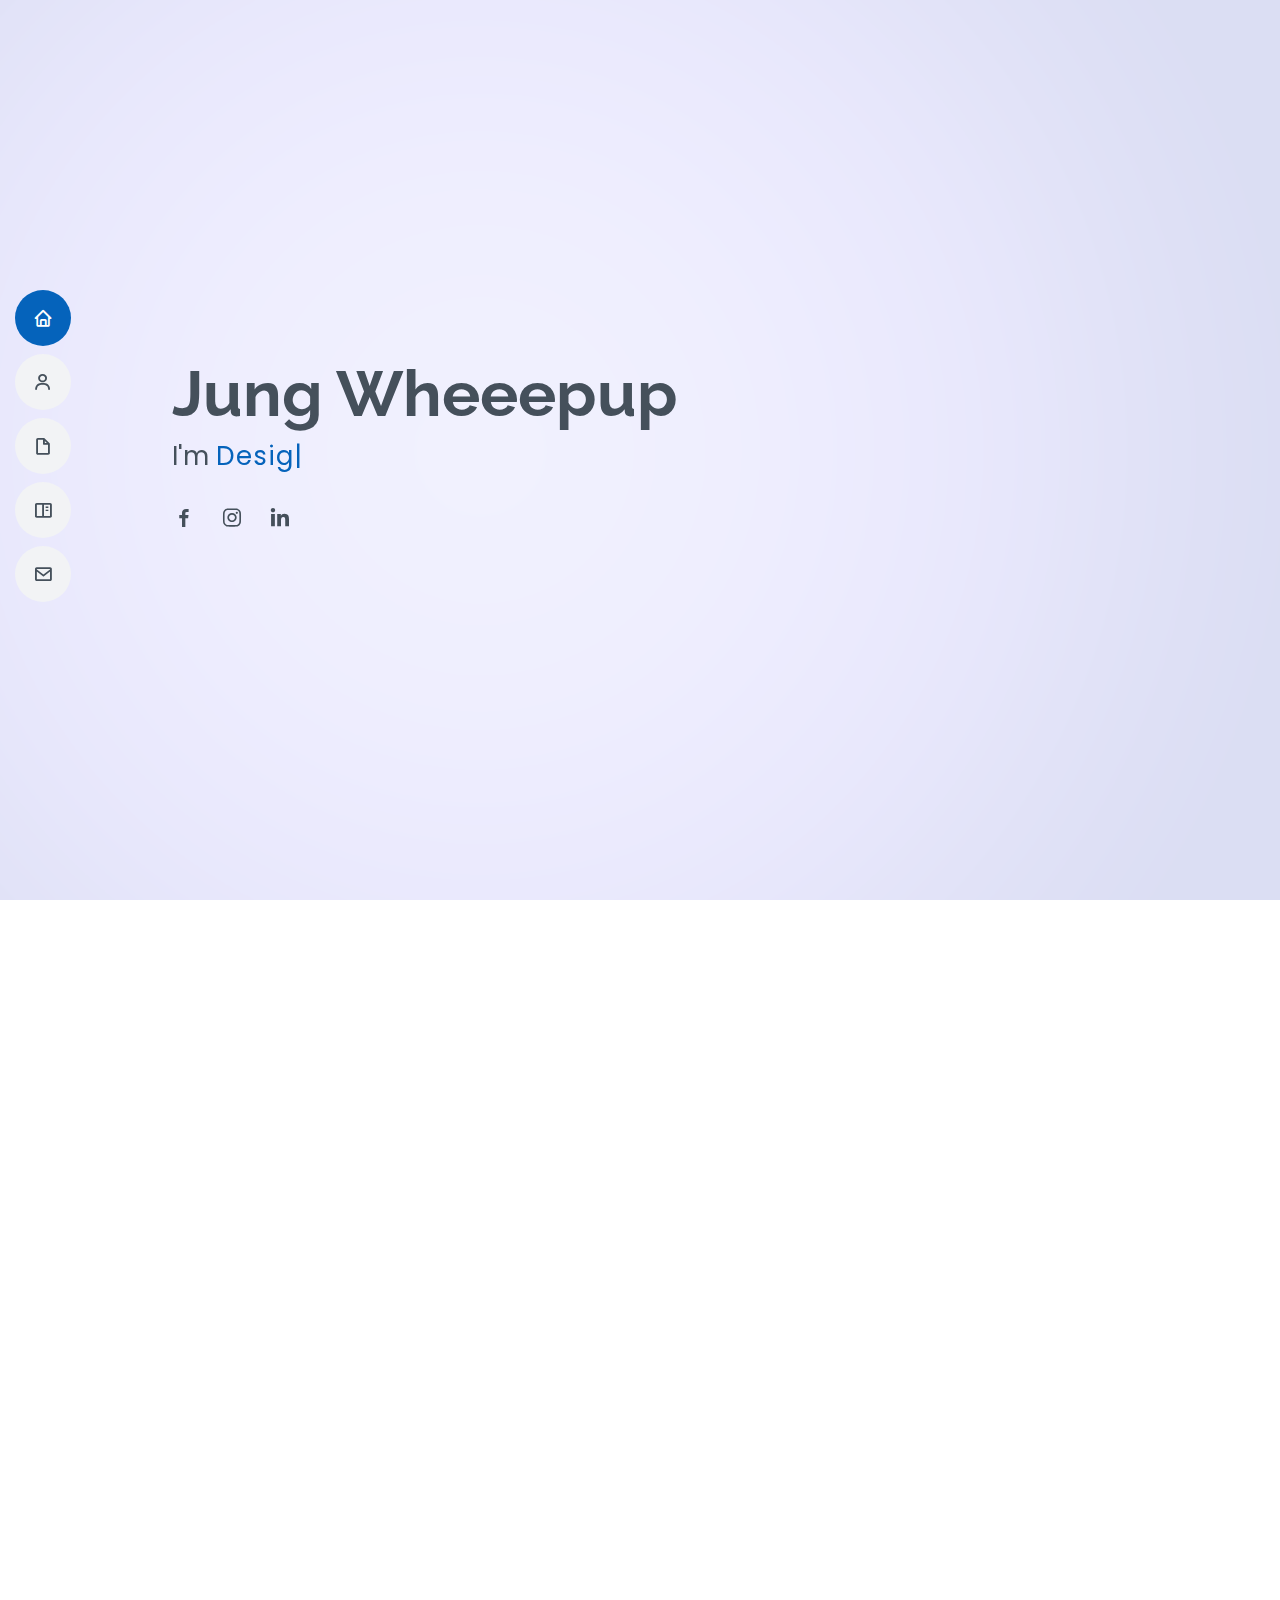
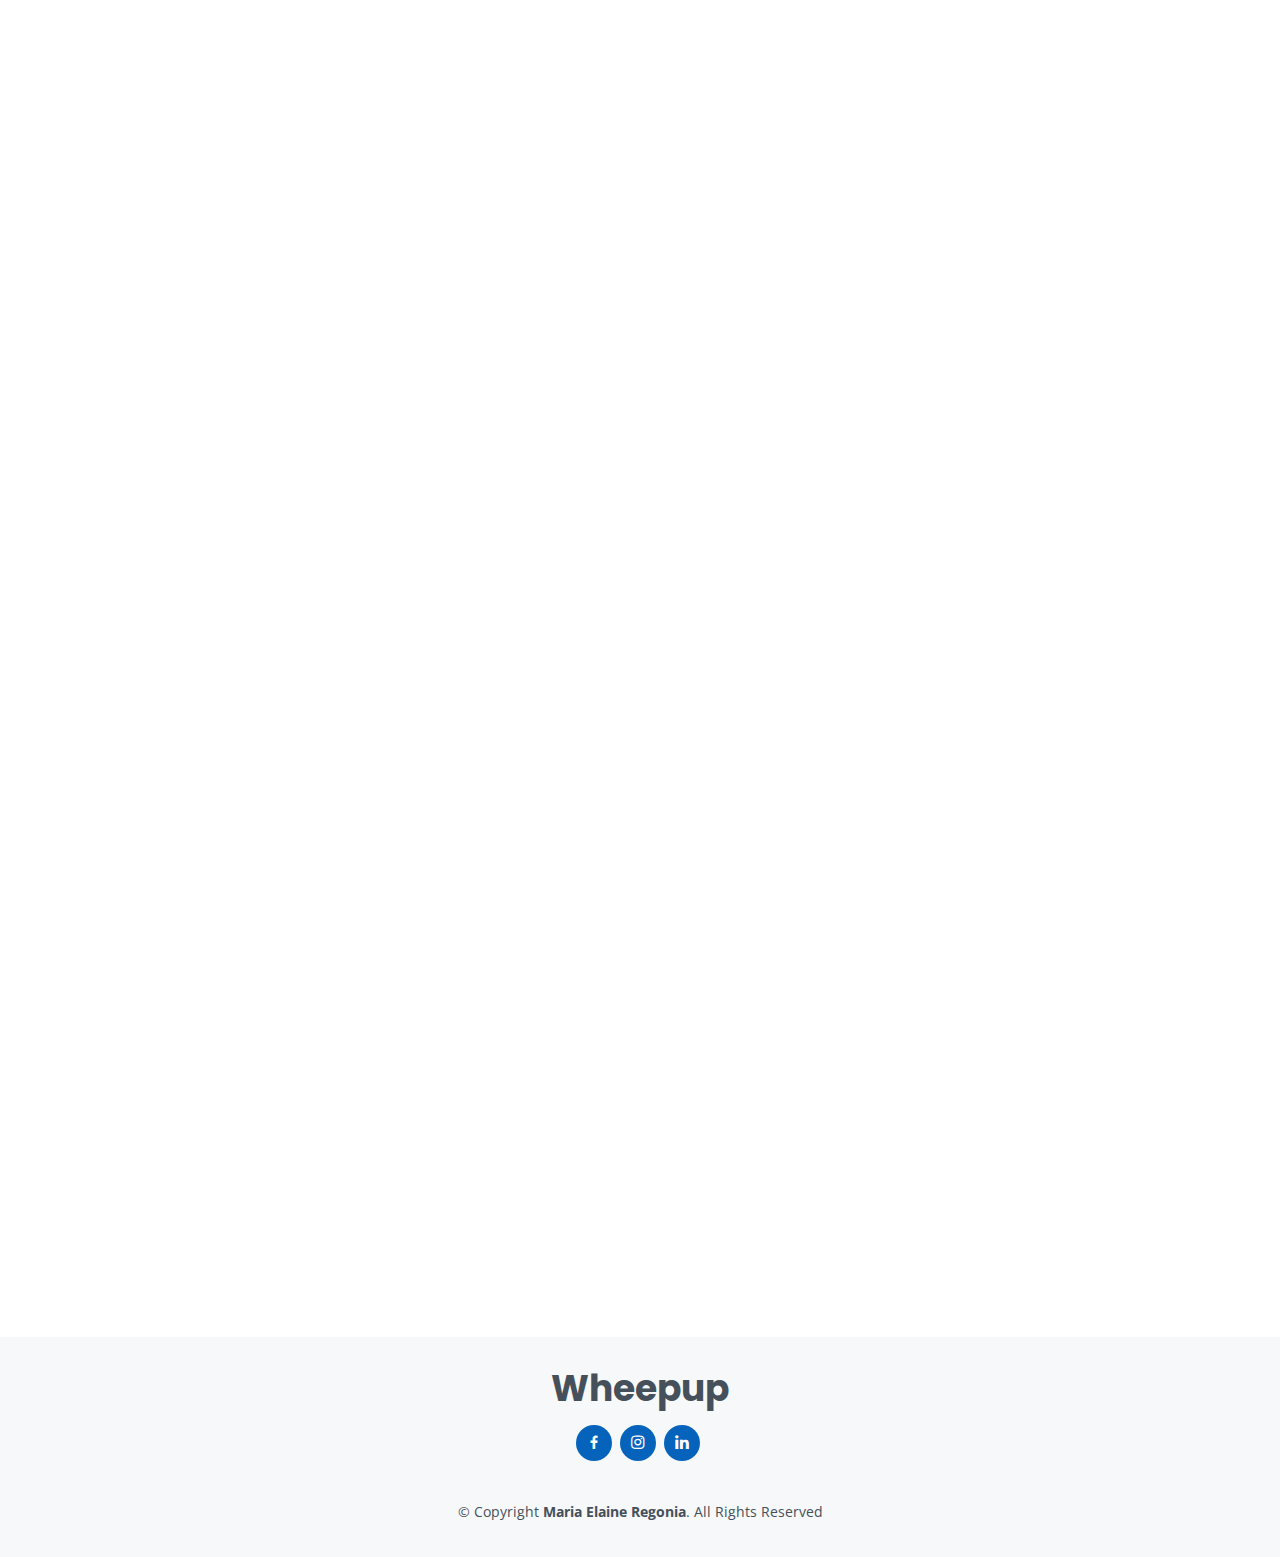
<file: index.html>
<!DOCTYPE html>
<html lang="en">

<head>
  <meta charset="utf-8">
  <meta content="width=device-width, initial-scale=1.0" name="viewport">

  <title>Wheepup</title>
  <meta content="" name="description">
  <meta content="" name="keywords">

  <!-- Favicons -->
  <!-- <link href="assets/img/favicon.png" rel="icon"> -->
  <link href="assets/img/apple-touch-icon.png" rel="apple-touch-icon">

  <!-- Google Fonts -->
  <link href="https://fonts.googleapis.com/css?family=Open+Sans:300,300i,400,400i,600,600i,700,700i|Raleway:300,300i,400,400i,500,500i,600,600i,700,700i|Poppins:300,300i,400,400i,500,500i,600,600i,700,700i" rel="stylesheet">

  <!-- Vendor CSS Files -->
  <link href="assets/vendor/aos/aos.css" rel="stylesheet">
  <link href="assets/vendor/bootstrap/css/bootstrap.min.css" rel="stylesheet">
  <link href="assets/vendor/bootstrap-icons/bootstrap-icons.css" rel="stylesheet">
  <link href="assets/vendor/boxicons/css/boxicons.min.css" rel="stylesheet">
  <link href="assets/vendor/glightbox/css/glightbox.min.css" rel="stylesheet">
  <link href="assets/vendor/swiper/swiper-bundle.min.css" rel="stylesheet">

  <!-- Template Main CSS File -->
  <link href="assets/css/style.css" rel="stylesheet">

</head>

<body>

  <!-- ======= Mobile nav toggle button ======= -->
  <!-- <button type="button" class="mobile-nav-toggle d-xl-none"><i class="bi bi-list mobile-nav-toggle"></i></button> -->
  <i class="bi bi-list mobile-nav-toggle d-lg-none"></i>
  <!-- ======= Header ======= -->
  <header id="header" class="d-flex flex-column justify-content-center">

    <nav id="navbar" class="navbar nav-menu">
      <ul>
        <li><a href="#hero" class="nav-link scrollto active"><i class="bx bx-home"></i> <span>Home</span></a></li>
        <li><a href="#about" class="nav-link scrollto"><i class="bx bx-user"></i> <span>About</span></a></li>
        <li><a href="#resume" class="nav-link scrollto"><i class="bx bx-file-blank"></i> <span>Resume</span></a></li>
        <li><a href="#portfolio" class="nav-link scrollto"><i class="bx bx-book-content"></i> <span>Portfolio</span></a></li>
        <li><a href="#contact" class="nav-link scrollto"><i class="bx bx-envelope"></i> <span>Contact</span></a></li>
      </ul>
    </nav><!-- .nav-menu -->

  </header><!-- End Header -->

  <!-- ======= Hero Section ======= -->
  <section id="hero" class="d-flex flex-column justify-content-center">
    <div class="container" data-aos="zoom-in" data-aos-delay="100">
      <h1>Jung Wheeepup</h1>
      <p>I'm <span class="typed" data-typed-items="Designer, Developer"></span></p>
      <div class="social-links">
        <a href="https://www.facebook.com/regoniaelaine/" class="facebook"><i class="bx bxl-facebook"></i></a>
        <a href="https://www.instagram.com/elaineregonia/" class="instagram"><i class="bx bxl-instagram"></i></a>
        <a href="https://www.linkedin.com/in/maria-elaine-regonia-b93237285/" class="linkedin"><i class="bx bxl-linkedin"></i></a>
      </div>
    </div>
  </section><!-- End Hero -->

  <main id="main">

    <!-- ======= About Section ======= -->
    <section id="about" class="about">
      <div class="container" data-aos="fade-up">

        <div class="section-title">
          <h2>About</h2>
        </div>

        <div class="row">
          <div class="col-lg-4">
            <img src="assets/img/wheepup.png" class="img-fluid" alt="">
          </div>
          
          <div class="col-lg-8 pt-4 pt-lg-0 content">
            <h3>Programmer &amp; Web Developer.</h3>
            <div class="row">
              <div class="col-lg-6">
                <ul>
                  <li><i class="bi bi-chevron-right"></i> <strong>Birthday:</strong> <span>April 17, 1995</span></li>
                  <li><i class="bi bi-chevron-right"></i> <strong>Website:</strong> <span>https://wheeepup.github.io/My-Portfolio/</span></li>
                  <li><i class="bi bi-chevron-right"></i> <strong>Phone:</strong> <span>+63995 --- ----</span></li>
                  <li><i class="bi bi-chevron-right"></i> <strong>City:</strong> <span> City</span></li>
                </ul>
              </div>
              <div class="col-lg-6">
                <ul>
                  <li><i class="bi bi-chevron-right"></i> <strong>Age:</strong> <span>22</span></li>
                  <li><i class="bi bi-chevron-right"></i> <strong>Degree:</strong> <span>Bachelor</span></li>
                  <li><i class="bi bi-chevron-right"></i> <strong>Email:</strong> <span>wheeepup@gmail.com</span></li>
                </ul>
              </div>
            </div>
            <p>
              Hello, I'm a dedicated computer engineering student whose academic path has revolved around learning programming languages and developing software. I've worked hard to excel because I wanted to create innovative solutions. My portfolio depicts my journey by displaying the outcomes of my efforts, projects, and personal development. I'm honored to give you a glimpse into my evolving knowledge and dedication to exploring the possibilities of technology.
            </p>
          </div>
        </div>

      </div>
    </section><!-- End About Section -->

    <!-- ======= Skills Section ======= -->
    <section id="skills" class="skills section-bg">
      <div class="container" data-aos="fade-up">

        <div class="section-title">
          <h2>Skills</h2>
        </div>

        <div class="row skills-content">

          <div class="col-lg-6">

            <div class="progress">
              <span class="skill">HTML <i class="val">90%</i></span>
              <div class="progress-bar-wrap">
                <div class="progress-bar" role="progressbar" aria-valuenow="90" aria-valuemin="0" aria-valuemax="100"></div>
              </div>
            </div>

            <div class="progress">
              <span class="skill">CSS <i class="val">80%</i></span>
              <div class="progress-bar-wrap">
                <div class="progress-bar" role="progressbar" aria-valuenow="80" aria-valuemin="0" aria-valuemax="100"></div>
              </div>
            </div>

            <div class="progress">
              <span class="skill">JavaScript <i class="val">50%</i></span>
              <div class="progress-bar-wrap">
                <div class="progress-bar" role="progressbar" aria-valuenow="50" aria-valuemin="0" aria-valuemax="100"></div>
              </div>
            </div>

          </div>

          <div class="col-lg-6">

            <div class="progress">
              <span class="skill">PHP <i class="val">50%</i></span>
              <div class="progress-bar-wrap">
                <div class="progress-bar" role="progressbar" aria-valuenow="50" aria-valuemin="0" aria-valuemax="100"></div>
              </div>
            </div>

            <div class="progress">
              <span class="skill">C++ <i class="val">85%</i></span>
              <div class="progress-bar-wrap">
                <div class="progress-bar" role="progressbar" aria-valuenow="85" aria-valuemin="0" aria-valuemax="100"></div>
              </div>
            </div>

            <div class="progress">
              <span class="skill">Python <i class="val">50%</i></span>
              <div class="progress-bar-wrap">
                <div class="progress-bar" role="progressbar" aria-valuenow="50" aria-valuemin="0" aria-valuemax="100"></div>
              </div>
            </div>

          </div>

        </div>

      </div>
    </section><!-- End Skills Section -->

    <!-- ======= Resume Section ======= -->
    <section id="resume" class="resume">
      <div class="container" data-aos="fade-up">

        <div class="section-title">
          <h2>Resume</h2>
        </div>

        <div class="row">
          <div class="col-lg-6">
            <h3 class="resume-title">Sumary</h3>
            <div class="resume-item pb-0">
              <h4>Wheepup</h4>
              <p><em>Skilled computer engineering student with broad
                knowledge in systems, programming, and prototypes.
                Seeking role to contribute and learn in innovative
                projects.</em></p>
              <ul>
                <li>Pasig City, Metro Manila, Philippines</li>
                <li>+63995 --- ----</li>
                <li>wheeepup@gmail.com</li>
              </ul>
            </div>

            <h3 class="resume-title">Education</h3>
            <div class="resume-item">
              <h4>Sakura University</h4>
              <h5>2019 - Present</h5>
              <p><em>Osaka Campus</em></p>
              <p>Bachelor of Science in Computer Engineering</p>
            </div>
            <div class="resume-item">
              <h4>World Wide Colleges</h4>
              <h5>2010 - 2014</h5>
              <p><em>Osaka City Campus</em></p>
              <p>With Honor</p>
            </div>
          </div>
          <div class="col-lg-6">
            <h3 class="resume-title">Project Experience</h3>
            <div class="resume-item">
              <h4>AIoTClaimMe: An AI Lost and Found Station Hub with IOT/Website
                Application in RTU Pasig Campus</h4>
              <h5>2023 - Present</h5>
              <ul>
                <li>A system that includes a Kiosk with AI for communicating with users and
                  IoT for administrators to monitor what is going on with this stand-alone
                  device.</li>
                <li>Test, fix, and install components and wire connection for the final hardware
                  prototype design.</li>
                <li>We used Raspberry Pi 4 as the main board for this system.</li>
              </ul>
            </div>
            <div class="resume-item">
              <h4>Smart Gardening System</h4>
              <h5>2022</h5>
              <ul>
                <li>NodeMCU connects microcontrollers to the Arduino Cloud for IoT control
                  and monitoring, whereas the Arduino Mega acts as an offline controller,
                  allowing both online and offline device settings.</li>
                <li>Powered by Solar Energy, Solar Panel with 200ah battery.</li>
              </ul>
            </div>
            <div class="resume-item">
              <h4>Home Automation System using Arduino Uno</h4>
              <h5>2022</h5>
              <ul>
                <li>Modify and debug C++ sketch for the system functions on Arduino IDE</li>
                <li>Test, fix, and install components and wire connection for the final hardware
                  prototype design.</li>
              </ul>
            </div>
            <div class="resume-item">
              <h4>Resort Website Application</h4>
              <h5>2022</h5>
              <ul>
                <li>Test and Modify HTML and PHP code for minor errors on visual and final
                  design.</li>
                <li>Used JavaScript to make web pages interactive.</li>
                <li>Planning and documentation for the system</li>
              </ul>
            </div>
          </div>
        </div>

      </div>
    </section><!-- End Resume Section -->

    <!-- ======= Portfolio Section ======= -->
    <section id="portfolio" class="portfolio section-bg">
      <div class="container" data-aos="fade-up">

        <div class="section-title">
          <h2>Portfolio</h2>
        </div>

        <div class="row">
          <div class="col-lg-12 d-flex justify-content-center" data-aos="fade-up" data-aos-delay="100">
            <ul id="portfolio-flters">
              <li data-filter="*" class="filter-active">All</li>
              <li data-filter=".filter-app">App</li>
              <li data-filter=".filter-web">Web</li>
              <li data-filter=".filter-arduino">Arduino</li>
              <li data-filter=".filter-sample">Sample</li>
            </ul>
          </div>
        </div>

        <div class="row portfolio-container" data-aos="fade-up" data-aos-delay="200">

          <div class="col-lg-4 col-md-6 portfolio-item filter-app">
            <div class="portfolio-wrap">
              <img src="assets/img/portfolio/orderingsystem-vb.jpg" class="img-fluid" alt="">
              <div class="portfolio-info">
                <h4>English Brunch Ordering System</h4>
                <p>App</p>
                <div class="portfolio-links">
                  <a href="assets/img/portfolio/orderingsystem-vb.jpg" data-gallery="portfolioGallery" class="portfolio-lightbox" title="App 1"><i class="bx bx-plus"></i></a>
                  <a href="portfolio-details-ordering.html" class="portfolio-details-lightbox" data-glightbox="type: external" title="Portfolio Details"><i class="bx bx-link"></i></a>
                </div>
              </div>
            </div>
          </div>

          <div class="col-lg-4 col-md-6 portfolio-item filter-web">
            <div class="portfolio-wrap">
              <img src="assets/img/portfolio/resort-website.jpg" class="img-fluid" alt="">
              <div class="portfolio-info">
                <h4>Resort Website Application</h4>
                <p>Web</p>
                <div class="portfolio-links">
                  <a href="assets/img/portfolio/resort-website.jpg" data-gallery="portfolioGallery" class="portfolio-lightbox" title="Web"><i class="bx bx-plus"></i></a>
                  <a href="https://resort-website-application.000webhostapp.com/index.php" class="portfolio-details-lightbox" data-glightbox="type: external" title="Portfolio Details"><i class="bx bx-link"></i></a>
                </div>
              </div>
            </div>
          </div>

          <div class="col-lg-4 col-md-6 portfolio-item filter-app">
            <div class="portfolio-wrap">
              <img src="assets/img/portfolio/salonmanagement.jpg" class="img-fluid" alt="">
              <div class="portfolio-info">
                <h4>Bellissima Salon Management System</h4>
                <p>App</p>
                <div class="portfolio-links">
                  <a href="assets/img/portfolio/salonmanagement.jpg" data-gallery="portfolioGallery" class="portfolio-lightbox" title="App"><i class="bx bx-plus"></i></a>
                  <a href="portfolio-details-salon.html" class="portfolio-details-lightbox" data-glightbox="type: external" title="Portfolio Details"><i class="bx bx-link"></i></a>
                </div>
              </div>
            </div>
          </div>

          <div class="col-lg-4 col-md-6 portfolio-item filter-arduino">
            <div class="portfolio-wrap">
              <img src="assets/img/portfolio/soil-details-2.jpg" class="img-fluid" alt="">
              <div class="portfolio-info">
                <h4>Soil Calibration Using Arduino</h4>
                <p>Arduino</p>
                <div class="portfolio-links">
                  <a href="assets/img/portfolio/soil-details-2.jpg" data-gallery="portfolioGallery" class="portfolio-lightbox" title="Arduino"><i class="bx bx-plus"></i></a>
                  <a href="portfolio-details-soil.html" class="portfolio-details-lightbox" data-glightbox="type: external" title="Portfolio Details"><i class="bx bx-link"></i></a>
                </div>
              </div>
            </div>
          </div>

          <div class="col-lg-4 col-md-6 portfolio-item filter-arduino">
            <div class="portfolio-wrap">
              <img src="assets/img/portfolio/home-details-1.jpg" class="img-fluid" alt="">
              <div class="portfolio-info">
                <h4>Home Automation System</h4>
                <p>Arduino</p>
                <div class="portfolio-links">
                  <a href="assets/img/portfolio/home-details-1.jpg" data-gallery="portfolioGallery" class="portfolio-lightbox" title="Arduino"><i class="bx bx-plus"></i></a>
                  <a href="portfolio-details-home.html" class="portfolio-details-lightbox" data-glightbox="type: external" title="Portfolio Details"><i class="bx bx-link"></i></a>
                </div>
              </div>
            </div>
          </div>

          <div class="col-lg-4 col-md-6 portfolio-item filter-sample">
            <div class="portfolio-wrap">
              <img src="assets/img/portfolio/weather-details-1.jpg" class="img-fluid" alt="">
              <div class="portfolio-info">
                <h4>Weather Application Website</h4>
                <p>Web Sample</p>
                <div class="portfolio-links">
                  <a href="assets/img/portfolio/weather-details-1.jpg" data-gallery="portfolioGallery" class="portfolio-lightbox" title="Web"><i class="bx bx-plus"></i></a>
                  <a href="portfolio-details-weather.html" class="portfolio-details-lightbox" data-glightbox="type: external" title="Portfolio Details"><i class="bx bx-link"></i></a>
                </div>
              </div>
            </div>
          </div>

        </div>

      </div>
    </section><!-- End Portfolio Section -->

    <!-- ======= Contact Section ======= -->
    <section id="contact" class="contact">
      <div class="container" data-aos="fade-up">

        <div class="section-title">
          <h2>Contact</h2>
        </div>

        <div class="row mt-1">

          <div class="col-lg-4">
            <div class="info">
              <div class="address">
                <i class="bi bi-geo-alt"></i>
                <h4>Location:</h4>
                <p>Pasig City, Metro Manila, Philippines</p>
              </div>

              <div class="email">
                <i class="bi bi-envelope"></i>
                <h4>Email:</h4>
                <p>wheeepupgmail.com</p>
              </div>

              <div class="phone">
                <i class="bi bi-phone"></i>
                <h4>Call:</h4>
                <p>+63995 957 3400</p>
              </div>

            </div>

          </div>

          <div class="col-lg-8 mt-5 mt-lg-0">

            <form action="https://formspree.io/f/xyyqezre" method="POST" role="form">
              <div class="row">
                <div class="col-md-6 form-group">
                  <input type="text" name="name" class="form-control" id="name" placeholder="Your Name" required>
                </div>
                <div class="col-md-6 form-group mt-3 mt-md-0">
                  <input type="email" class="form-control" name="email" id="email" placeholder="Your Email" required>
                </div>
              </div>
              <div class="form-group mt-3">
                <input type="text" class="form-control" name="subject" id="subject" placeholder="Subject" required>
              </div>
              <div class="form-group mt-3">
                <textarea class="form-control" name="message" rows="5" placeholder="Message" required></textarea>
              </div>

              <div class="text-center"><button type="submit">Send Message</button></div>
            </form>

          </div>

        </div>

      </div>
    </section><!-- End Contact Section -->

  </main><!-- End #main -->

  <!-- ======= Footer ======= -->
  <footer id="footer">
    <div class="container">
      <h3>Wheepup</h3>
      <div class="social-links">
        <a href="https://www.facebook.com/regoniaelaine/" class="facebook"><i class="bx bxl-facebook"></i></a>
        <a href="https://www.instagram.com/elaineregonia/" class="instagram"><i class="bx bxl-instagram"></i></a>
        <a href="https://www.linkedin.com/in/maria-elaine-regonia-b93237285/" class="linkedin"><i class="bx bxl-linkedin"></i></a>
      </div>
      <div class="copyright">
        &copy; Copyright <strong><span>Maria Elaine Regonia</span></strong>. All Rights Reserved
      </div>

    </div>
  </footer><!-- End Footer -->

  <div id="preloader"></div>
  <a href="#" class="back-to-top d-flex align-items-center justify-content-center"><i class="bi bi-arrow-up-short"></i></a>

  <!-- Vendor JS Files -->
  <script src="assets/vendor/purecounter/purecounter_vanilla.js"></script>
  <script src="assets/vendor/aos/aos.js"></script>
  <script src="assets/vendor/bootstrap/js/bootstrap.bundle.min.js"></script>
  <script src="assets/vendor/glightbox/js/glightbox.min.js"></script>
  <script src="assets/vendor/isotope-layout/isotope.pkgd.min.js"></script>
  <script src="assets/vendor/swiper/swiper-bundle.min.js"></script>
  <script src="assets/vendor/typed.js/typed.umd.js"></script>
  <script src="assets/vendor/waypoints/noframework.waypoints.js"></script>
  <script src="assets/vendor/php-email-form/validate.js"></script>

  <!-- Template Main JS File -->
  <script src="assets/js/main.js"></script>
  <script src="//code.tidio.co/rfmbmfcxp6mgoxmyqffn90xikmehafkt.js" async></script>
</body>

</html>
</file>
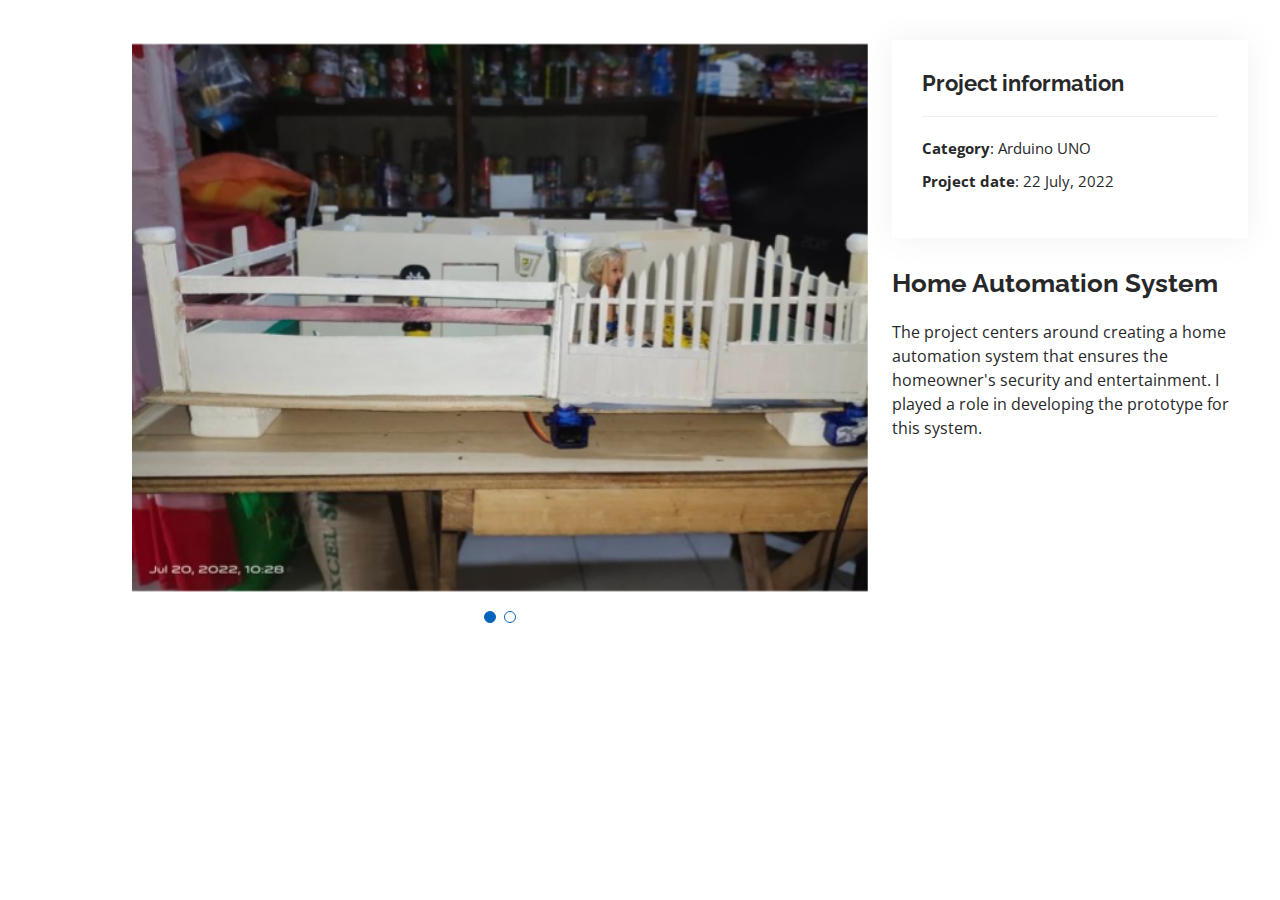
<file: portfolio-details-home.html>
<!DOCTYPE html>
<html lang="en">

<head>
  <meta charset="utf-8">
  <meta content="width=device-width, initial-scale=1.0" name="viewport">

  <title>Portfolio Details - Home Automation System</title>
  <meta content="" name="description">
  <meta content="" name="keywords">

  <!-- Favicons -->
  <link href="assets/img/favicon.png" rel="icon">
  <link href="assets/img/apple-touch-icon.png" rel="apple-touch-icon">

  <!-- Google Fonts -->
  <link href="https://fonts.googleapis.com/css?family=Open+Sans:300,300i,400,400i,600,600i,700,700i|Raleway:300,300i,400,400i,500,500i,600,600i,700,700i|Poppins:300,300i,400,400i,500,500i,600,600i,700,700i" rel="stylesheet">

  <!-- Vendor CSS Files -->
  <link href="assets/vendor/aos/aos.css" rel="stylesheet">
  <link href="assets/vendor/bootstrap/css/bootstrap.min.css" rel="stylesheet">
  <link href="assets/vendor/bootstrap-icons/bootstrap-icons.css" rel="stylesheet">
  <link href="assets/vendor/boxicons/css/boxicons.min.css" rel="stylesheet">
  <link href="assets/vendor/glightbox/css/glightbox.min.css" rel="stylesheet">
  <link href="assets/vendor/swiper/swiper-bundle.min.css" rel="stylesheet">

  <!-- Template Main CSS File -->
  <link href="assets/css/style.css" rel="stylesheet">

</head>

<body>

  <main id="main">

    <!-- ======= Portfolio Details Section ======= -->
    <section id="portfolio-details" class="portfolio-details">
      <div class="container">

        <div class="row gy-4">

          <div class="col-lg-8">
            <div class="portfolio-details-slider swiper">
              <div class="swiper-wrapper align-items-center">

                <div class="swiper-slide">
                  <img src="assets/img/portfolio/home-details-1.jpg" alt="">
                </div>

                <div class="swiper-slide">
                  <img src="assets/img/portfolio/home-details-2.jpg" alt="">
                </div>

              </div>
              <div class="swiper-pagination"></div>
            </div>
          </div>

          <div class="col-lg-4">
            <div class="portfolio-info">
              <h3>Project information</h3>
              <ul>
                <li><strong>Category</strong>: Arduino UNO</li>
                <li><strong>Project date</strong>: 22 July, 2022</li>
              </ul>
            </div>
            <div class="portfolio-description">
              <h2>Home Automation System</h2>
              <p>
                The project centers around creating a home automation system that ensures the homeowner's security and entertainment. I played a role in developing the prototype for this system.
              </p>
            </div>
          </div>

        </div>

      </div>
    </section><!-- End Portfolio Details Section -->

  </main><!-- End #main -->

  <div id="preloader"></div>
  <a href="#" class="back-to-top d-flex align-items-center justify-content-center"><i class="bi bi-arrow-up-short"></i></a>

  <!-- Vendor JS Files -->
  <script src="assets/vendor/purecounter/purecounter_vanilla.js"></script>
  <script src="assets/vendor/aos/aos.js"></script>
  <script src="assets/vendor/bootstrap/js/bootstrap.bundle.min.js"></script>
  <script src="assets/vendor/glightbox/js/glightbox.min.js"></script>
  <script src="assets/vendor/isotope-layout/isotope.pkgd.min.js"></script>
  <script src="assets/vendor/swiper/swiper-bundle.min.js"></script>
  <script src="assets/vendor/typed.js/typed.umd.js"></script>
  <script src="assets/vendor/waypoints/noframework.waypoints.js"></script>
  <script src="assets/vendor/php-email-form/validate.js"></script>

  <!-- Template Main JS File -->
  <script src="assets/js/main.js"></script>

</body>

</html>
</file>
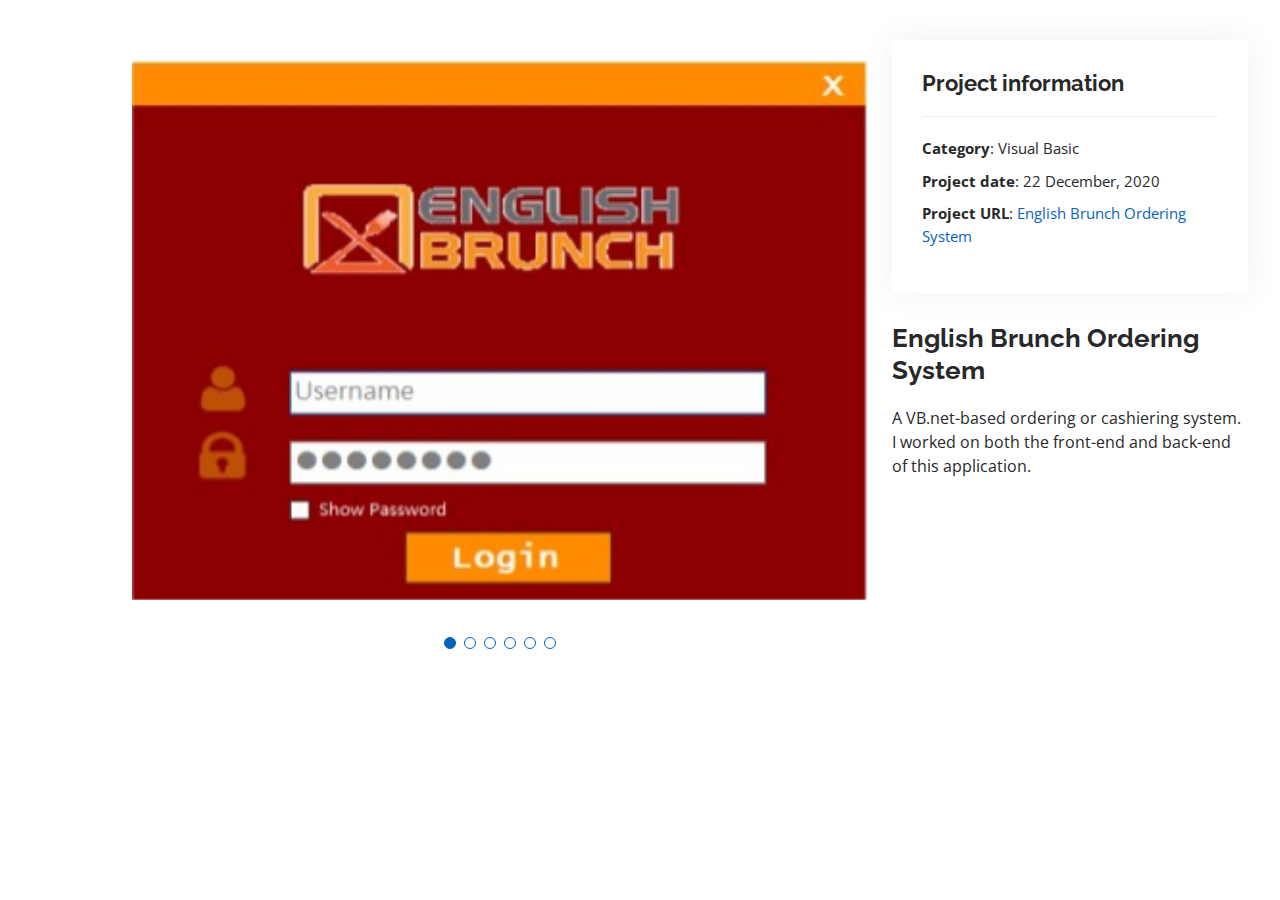
<file: portfolio-details-ordering.html>
<!DOCTYPE html>
<html lang="en">

<head>
  <meta charset="utf-8">
  <meta content="width=device-width, initial-scale=1.0" name="viewport">

  <title>Portfolio Details - Ordering System</title>
  <meta content="" name="description">
  <meta content="" name="keywords">

  <!-- Favicons -->
  <link href="assets/img/favicon.png" rel="icon">
  <link href="assets/img/apple-touch-icon.png" rel="apple-touch-icon">

  <!-- Google Fonts -->
  <link href="https://fonts.googleapis.com/css?family=Open+Sans:300,300i,400,400i,600,600i,700,700i|Raleway:300,300i,400,400i,500,500i,600,600i,700,700i|Poppins:300,300i,400,400i,500,500i,600,600i,700,700i" rel="stylesheet">

  <!-- Vendor CSS Files -->
  <link href="assets/vendor/aos/aos.css" rel="stylesheet">
  <link href="assets/vendor/bootstrap/css/bootstrap.min.css" rel="stylesheet">
  <link href="assets/vendor/bootstrap-icons/bootstrap-icons.css" rel="stylesheet">
  <link href="assets/vendor/boxicons/css/boxicons.min.css" rel="stylesheet">
  <link href="assets/vendor/glightbox/css/glightbox.min.css" rel="stylesheet">
  <link href="assets/vendor/swiper/swiper-bundle.min.css" rel="stylesheet">

  <!-- Template Main CSS File -->
  <link href="assets/css/style.css" rel="stylesheet">

</head>

<body>

  <main id="main">

    <!-- ======= Portfolio Details Section ======= -->
    <section id="portfolio-details" class="portfolio-details">
      <div class="container">

        <div class="row gy-4">

          <div class="col-lg-8">
            <div class="portfolio-details-slider swiper">
              <div class="swiper-wrapper align-items-center">

                <div class="swiper-slide">
                  <img src="assets/img/portfolio/ordering-details-1.jpg" alt="">
                </div>

                <div class="swiper-slide">
                  <img src="assets/img/portfolio/ordering-details-0.jpg" alt="">
                </div>

                <div class="swiper-slide">
                  <img src="assets/img/portfolio/ordering-details-2.jpg" alt="">
                </div>

                <div class="swiper-slide">
                  <img src="assets/img/portfolio/ordering-details-3.jpg" alt="">
                </div>

                <div class="swiper-slide">
                  <img src="assets/img/portfolio/ordering-details-5.jpg" alt="">
                </div>
                
                <div class="swiper-slide">
                  <img src="assets/img/portfolio/ordering-details-6.jpg" alt="">
                </div>

              </div>
              <div class="swiper-pagination"></div>
            </div>
          </div>

          <div class="col-lg-4">
            <div class="portfolio-info">
              <h3>Project information</h3>
              <ul>
                <li><strong>Category</strong>: Visual Basic</li>
                <li><strong>Project date</strong>: 22 December, 2020</li>
                <li><strong>Project URL</strong>: <a href="https://github.com/elaineregonia/English-Brunch">English Brunch Ordering System</a></li>
              </ul>
            </div>
            <div class="portfolio-description">
              <h2>English Brunch Ordering System</h2>
              <p>
                A VB.net-based ordering or cashiering system. I worked on both the front-end and back-end of this application.
              </p>
            </div>
          </div>

        </div>

      </div>
    </section><!-- End Portfolio Details Section -->

  </main><!-- End #main -->

  <div id="preloader"></div>
  <a href="#" class="back-to-top d-flex align-items-center justify-content-center"><i class="bi bi-arrow-up-short"></i></a>

  <!-- Vendor JS Files -->
  <script src="assets/vendor/purecounter/purecounter_vanilla.js"></script>
  <script src="assets/vendor/aos/aos.js"></script>
  <script src="assets/vendor/bootstrap/js/bootstrap.bundle.min.js"></script>
  <script src="assets/vendor/glightbox/js/glightbox.min.js"></script>
  <script src="assets/vendor/isotope-layout/isotope.pkgd.min.js"></script>
  <script src="assets/vendor/swiper/swiper-bundle.min.js"></script>
  <script src="assets/vendor/typed.js/typed.umd.js"></script>
  <script src="assets/vendor/waypoints/noframework.waypoints.js"></script>
  <script src="assets/vendor/php-email-form/validate.js"></script>

  <!-- Template Main JS File -->
  <script src="assets/js/main.js"></script>

</body>

</html>
</file>
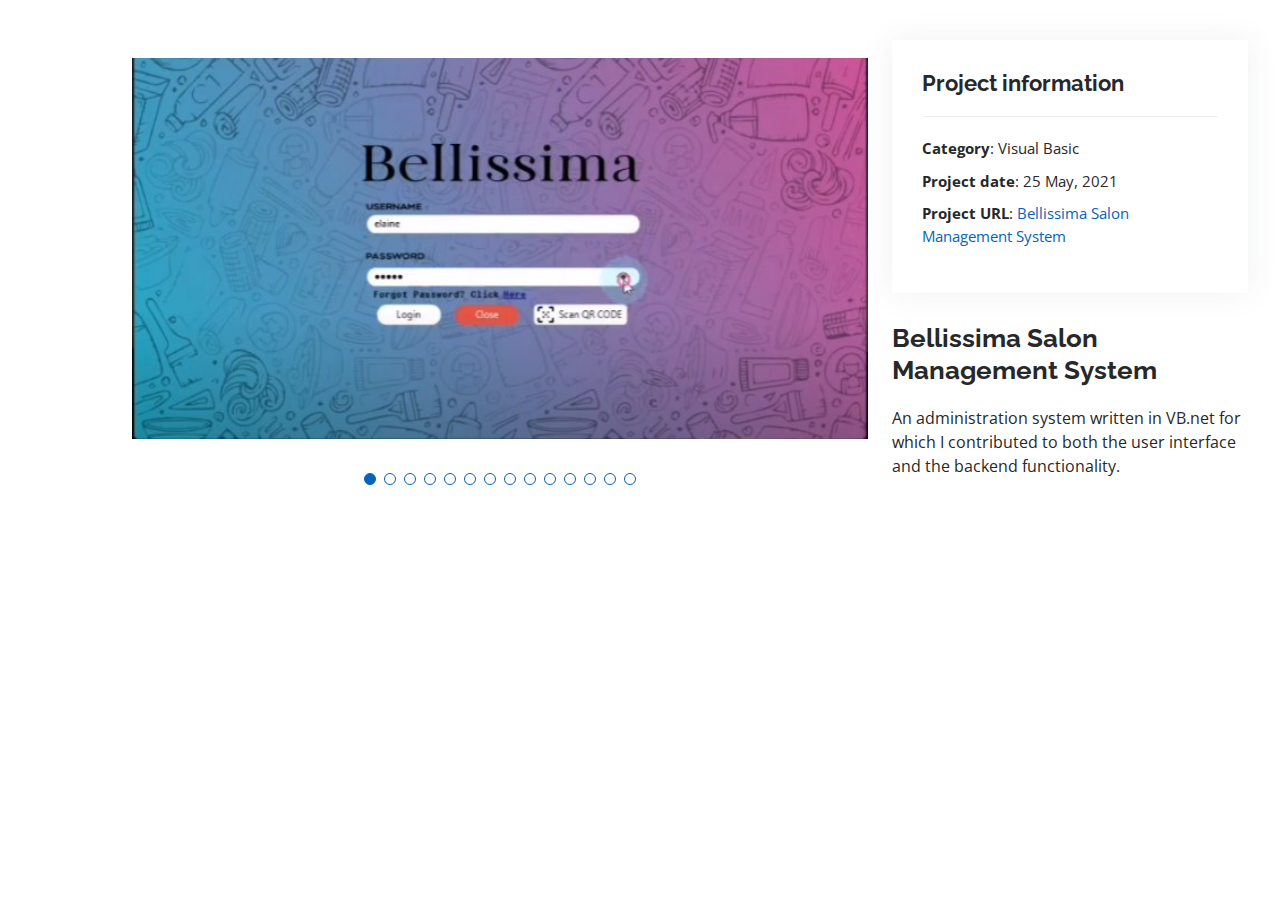
<file: portfolio-details-salon.html>
<!DOCTYPE html>
<html lang="en">

<head>
  <meta charset="utf-8">
  <meta content="width=device-width, initial-scale=1.0" name="viewport">

  <title>Portfolio Details - Salon Management System</title>
  <meta content="" name="description">
  <meta content="" name="keywords">

  <!-- Favicons -->
  <link href="assets/img/favicon.png" rel="icon">
  <link href="assets/img/apple-touch-icon.png" rel="apple-touch-icon">

  <!-- Google Fonts -->
  <link href="https://fonts.googleapis.com/css?family=Open+Sans:300,300i,400,400i,600,600i,700,700i|Raleway:300,300i,400,400i,500,500i,600,600i,700,700i|Poppins:300,300i,400,400i,500,500i,600,600i,700,700i" rel="stylesheet">

  <!-- Vendor CSS Files -->
  <link href="assets/vendor/aos/aos.css" rel="stylesheet">
  <link href="assets/vendor/bootstrap/css/bootstrap.min.css" rel="stylesheet">
  <link href="assets/vendor/bootstrap-icons/bootstrap-icons.css" rel="stylesheet">
  <link href="assets/vendor/boxicons/css/boxicons.min.css" rel="stylesheet">
  <link href="assets/vendor/glightbox/css/glightbox.min.css" rel="stylesheet">
  <link href="assets/vendor/swiper/swiper-bundle.min.css" rel="stylesheet">

  <!-- Template Main CSS File -->
  <link href="assets/css/style.css" rel="stylesheet">

</head>

<body>

  <main id="main">

    <!-- ======= Portfolio Details Section ======= -->
    <section id="portfolio-details" class="portfolio-details">
      <div class="container">

        <div class="row gy-4">

          <div class="col-lg-8">
            <div class="portfolio-details-slider swiper">
              <div class="swiper-wrapper align-items-center">

                <div class="swiper-slide">
                  <img src="assets/img/portfolio/salon-details-1.jpg" alt="">
                </div>

                <div class="swiper-slide">
                  <img src="assets/img/portfolio/salon-details-2.jpg" alt="">
                </div>

                <div class="swiper-slide">
                  <img src="assets/img/portfolio/salon-details-3.jpg" alt="">
                </div>

                <div class="swiper-slide">
                  <img src="assets/img/portfolio/salon-details-4.jpg" alt="">
                </div>

                <div class="swiper-slide">
                  <img src="assets/img/portfolio/salon-details-5.jpg" alt="">
                </div>

                <div class="swiper-slide">
                  <img src="assets/img/portfolio/salon-details-6.jpg" alt="">
                </div>

                <div class="swiper-slide">
                  <img src="assets/img/portfolio/salon-details-7.jpg" alt="">
                </div>

                <div class="swiper-slide">
                  <img src="assets/img/portfolio/salon-details-8.jpg" alt="">
                </div>

                <div class="swiper-slide">
                  <img src="assets/img/portfolio/salon-details-9.jpg" alt="">
                </div>

                <div class="swiper-slide">
                  <img src="assets/img/portfolio/salon-details-10.jpg" alt="">
                </div>

                <div class="swiper-slide">
                  <img src="assets/img/portfolio/salon-details-11.jpg" alt="">
                </div>

                <div class="swiper-slide">
                  <img src="assets/img/portfolio/salon-details-12.jpg" alt="">
                </div>

                <div class="swiper-slide">
                  <img src="assets/img/portfolio/salon-details-13.jpg" alt="">
                </div>

                <div class="swiper-slide">
                  <img src="assets/img/portfolio/salon-details-15.jpg" alt="">
                </div>

              </div>
              <div class="swiper-pagination"></div>
            </div>
          </div>

          <div class="col-lg-4">
            <div class="portfolio-info">
              <h3>Project information</h3>
              <ul>
                <li><strong>Category</strong>: Visual Basic</li>
                <li><strong>Project date</strong>: 25 May, 2021</li>
                <li><strong>Project URL</strong>: <a href="https://github.com/elaineregonia/Bellissima-Salon">Bellissima Salon Management System</a></li>
              </ul>
            </div>
            <div class="portfolio-description">
              <h2>Bellissima Salon Management System</h2>
              <p>
                An administration system written in VB.net for which I contributed to both the user interface and the backend functionality.
              </p>
            </div>
          </div>

        </div>

      </div>
    </section><!-- End Portfolio Details Section -->

  </main><!-- End #main -->

  <div id="preloader"></div>
  <a href="#" class="back-to-top d-flex align-items-center justify-content-center"><i class="bi bi-arrow-up-short"></i></a>

  <!-- Vendor JS Files -->
  <script src="assets/vendor/purecounter/purecounter_vanilla.js"></script>
  <script src="assets/vendor/aos/aos.js"></script>
  <script src="assets/vendor/bootstrap/js/bootstrap.bundle.min.js"></script>
  <script src="assets/vendor/glightbox/js/glightbox.min.js"></script>
  <script src="assets/vendor/isotope-layout/isotope.pkgd.min.js"></script>
  <script src="assets/vendor/swiper/swiper-bundle.min.js"></script>
  <script src="assets/vendor/typed.js/typed.umd.js"></script>
  <script src="assets/vendor/waypoints/noframework.waypoints.js"></script>
  <script src="assets/vendor/php-email-form/validate.js"></script>

  <!-- Template Main JS File -->
  <script src="assets/js/main.js"></script>

</body>

</html>
</file>
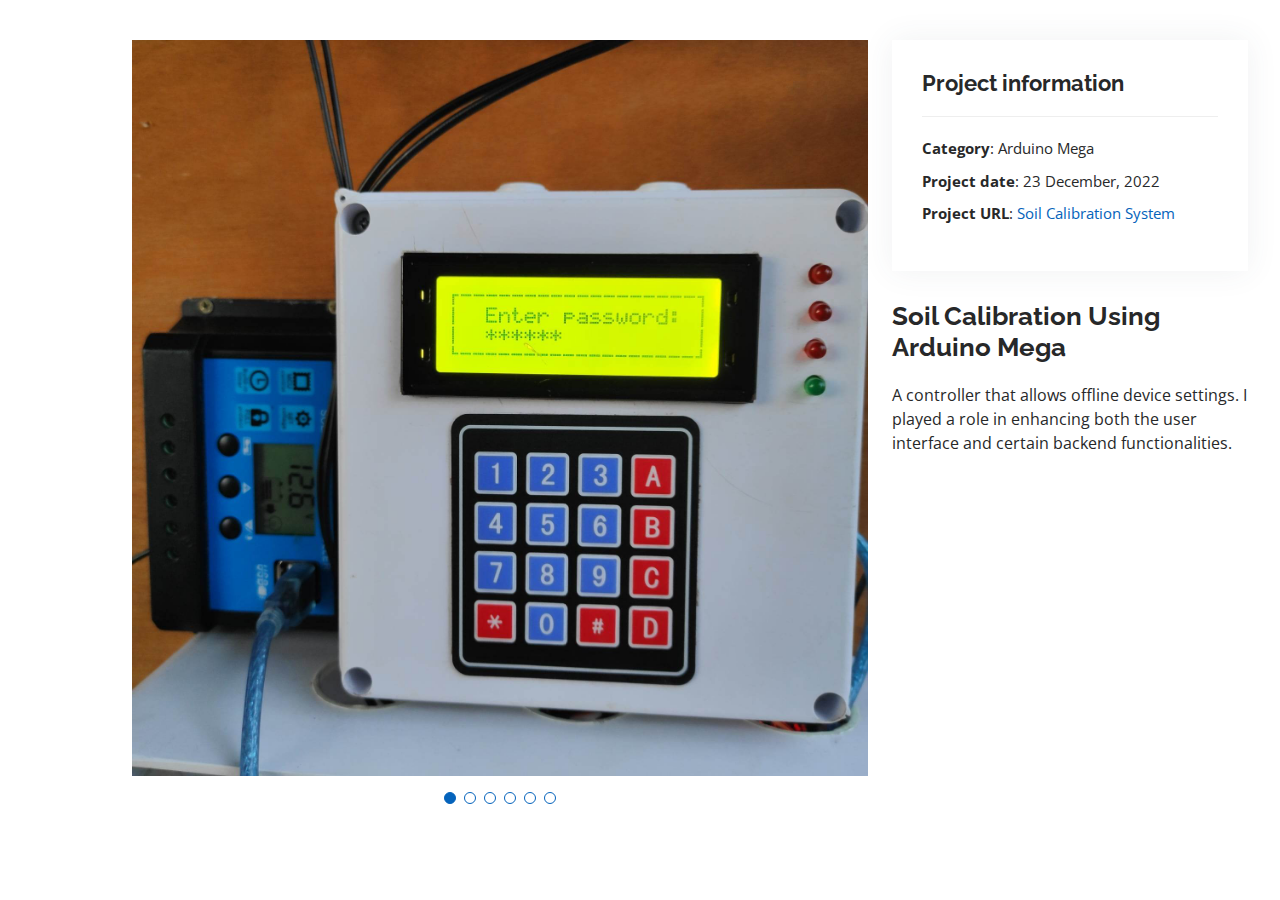
<file: portfolio-details-soil.html>
<!DOCTYPE html>
<html lang="en">

<head>
  <meta charset="utf-8">
  <meta content="width=device-width, initial-scale=1.0" name="viewport">

  <title>Portfolio Details - Soil Calibration Using Arduino Mega</title>
  <meta content="" name="description">
  <meta content="" name="keywords">

  <!-- Favicons -->
  <link href="assets/img/favicon.png" rel="icon">
  <link href="assets/img/apple-touch-icon.png" rel="apple-touch-icon">

  <!-- Google Fonts -->
  <link href="https://fonts.googleapis.com/css?family=Open+Sans:300,300i,400,400i,600,600i,700,700i|Raleway:300,300i,400,400i,500,500i,600,600i,700,700i|Poppins:300,300i,400,400i,500,500i,600,600i,700,700i" rel="stylesheet">

  <!-- Vendor CSS Files -->
  <link href="assets/vendor/aos/aos.css" rel="stylesheet">
  <link href="assets/vendor/bootstrap/css/bootstrap.min.css" rel="stylesheet">
  <link href="assets/vendor/bootstrap-icons/bootstrap-icons.css" rel="stylesheet">
  <link href="assets/vendor/boxicons/css/boxicons.min.css" rel="stylesheet">
  <link href="assets/vendor/glightbox/css/glightbox.min.css" rel="stylesheet">
  <link href="assets/vendor/swiper/swiper-bundle.min.css" rel="stylesheet">

  <!-- Template Main CSS File -->
  <link href="assets/css/style.css" rel="stylesheet">

</head>

<body>

  <main id="main">

    <!-- ======= Portfolio Details Section ======= -->
    <section id="portfolio-details" class="portfolio-details">
      <div class="container">

        <div class="row gy-4">

          <div class="col-lg-8">
            <div class="portfolio-details-slider swiper">
              <div class="swiper-wrapper align-items-center">

                <div class="swiper-slide">
                  <img src="assets/img/portfolio/soil-details-1.jpg" alt="">
                </div>

                <div class="swiper-slide">
                  <img src="assets/img/portfolio/soil-details-2.jpg" alt="">
                </div>

                <div class="swiper-slide">
                  <img src="assets/img/portfolio/soil-details-3.jpg" alt="">
                </div>

                <div class="swiper-slide">
                  <img src="assets/img/portfolio/soil-details-4.jpg" alt="">
                </div>

                <div class="swiper-slide">
                  <img src="assets/img/portfolio/soil-details-5.jpg" alt="">
                </div>

                <div class="swiper-slide">
                  <img src="assets/img/portfolio/soil-details-6.jpg" alt="">
                </div>

              </div>
              <div class="swiper-pagination"></div>
            </div>
          </div>

          <div class="col-lg-4">
            <div class="portfolio-info">
              <h3>Project information</h3>
              <ul>
                <li><strong>Category</strong>: Arduino Mega</li>
                <li><strong>Project date</strong>: 23 December, 2022</li>
                <li><strong>Project URL</strong>: <a href="https://github.com/elaineregonia/Soil-Calibration">Soil Calibration System</a></li>
              </ul>
            </div>
            <div class="portfolio-description">
              <h2>Soil Calibration Using Arduino Mega</h2>
              <p>
                A controller that allows offline device settings. I played a role in enhancing both the user interface and certain backend functionalities.
              </p>
            </div>
          </div>

        </div>

      </div>
    </section><!-- End Portfolio Details Section -->

  </main><!-- End #main -->

  <div id="preloader"></div>
  <a href="#" class="back-to-top d-flex align-items-center justify-content-center"><i class="bi bi-arrow-up-short"></i></a>

  <!-- Vendor JS Files -->
  <script src="assets/vendor/purecounter/purecounter_vanilla.js"></script>
  <script src="assets/vendor/aos/aos.js"></script>
  <script src="assets/vendor/bootstrap/js/bootstrap.bundle.min.js"></script>
  <script src="assets/vendor/glightbox/js/glightbox.min.js"></script>
  <script src="assets/vendor/isotope-layout/isotope.pkgd.min.js"></script>
  <script src="assets/vendor/swiper/swiper-bundle.min.js"></script>
  <script src="assets/vendor/typed.js/typed.umd.js"></script>
  <script src="assets/vendor/waypoints/noframework.waypoints.js"></script>
  <script src="assets/vendor/php-email-form/validate.js"></script>

  <!-- Template Main JS File -->
  <script src="assets/js/main.js"></script>

</body>

</html>
</file>
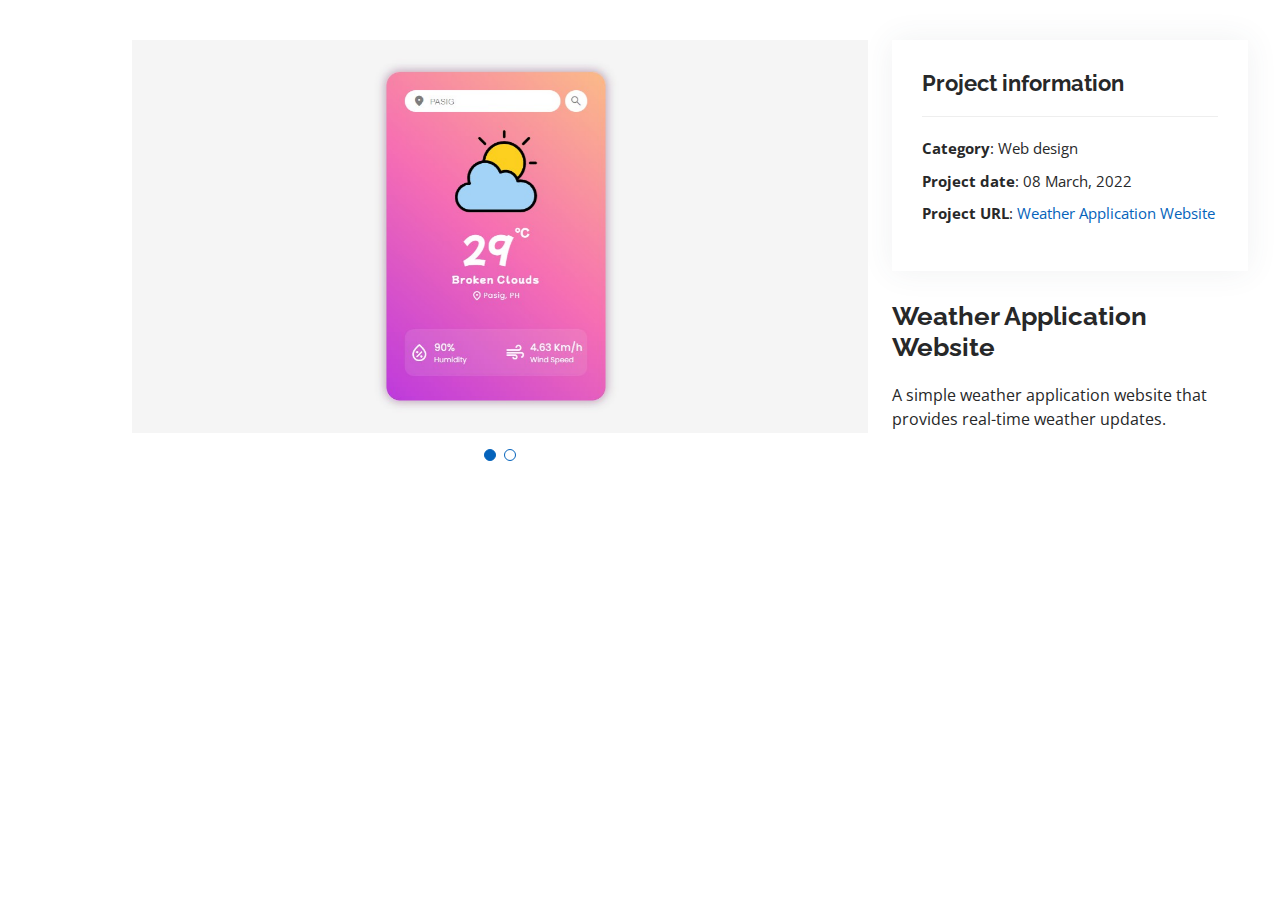
<file: portfolio-details-weather.html>
<!DOCTYPE html>
<html lang="en">

<head>
  <meta charset="utf-8">
  <meta content="width=device-width, initial-scale=1.0" name="viewport">

  <title>Portfolio Details - Weather Application Website</title>
  <meta content="" name="description">
  <meta content="" name="keywords">

  <!-- Favicons -->
  <link href="assets/img/favicon.png" rel="icon">
  <link href="assets/img/apple-touch-icon.png" rel="apple-touch-icon">

  <!-- Google Fonts -->
  <link href="https://fonts.googleapis.com/css?family=Open+Sans:300,300i,400,400i,600,600i,700,700i|Raleway:300,300i,400,400i,500,500i,600,600i,700,700i|Poppins:300,300i,400,400i,500,500i,600,600i,700,700i" rel="stylesheet">

  <!-- Vendor CSS Files -->
  <link href="assets/vendor/aos/aos.css" rel="stylesheet">
  <link href="assets/vendor/bootstrap/css/bootstrap.min.css" rel="stylesheet">
  <link href="assets/vendor/bootstrap-icons/bootstrap-icons.css" rel="stylesheet">
  <link href="assets/vendor/boxicons/css/boxicons.min.css" rel="stylesheet">
  <link href="assets/vendor/glightbox/css/glightbox.min.css" rel="stylesheet">
  <link href="assets/vendor/swiper/swiper-bundle.min.css" rel="stylesheet">

  <!-- Template Main CSS File -->
  <link href="assets/css/style.css" rel="stylesheet">

</head>

<body>

  <main id="main">

    <!-- ======= Portfolio Details Section ======= -->
    <section id="portfolio-details" class="portfolio-details">
      <div class="container">

        <div class="row gy-4">

          <div class="col-lg-8">
            <div class="portfolio-details-slider swiper">
              <div class="swiper-wrapper align-items-center">

                <div class="swiper-slide">
                  <img src="assets/img/portfolio/weather-details-1.jpg" alt="">
                </div>

                <div class="swiper-slide">
                  <img src="assets/img/portfolio/weather-details-2.jpg" alt="">
                </div>

              </div>
              <div class="swiper-pagination"></div>
            </div>
          </div>

          <div class="col-lg-4">
            <div class="portfolio-info">
              <h3>Project information</h3>
              <ul>
                <li><strong>Category</strong>: Web design</li>
                <li><strong>Project date</strong>: 08 March, 2022</li>
                <li><strong>Project URL</strong>: <a href="https://elaineregonia.github.io/Weather-App">Weather Application Website</a></li>
              </ul>
            </div>
            <div class="portfolio-description">
              <h2>Weather Application Website</h2>
              <p>
                A simple weather application website that provides real-time weather updates.
              </p>
            </div>
          </div>

        </div>

      </div>
    </section><!-- End Portfolio Details Section -->

  </main><!-- End #main -->

  <div id="preloader"></div>
  <a href="#" class="back-to-top d-flex align-items-center justify-content-center"><i class="bi bi-arrow-up-short"></i></a>

  <!-- Vendor JS Files -->
  <script src="assets/vendor/purecounter/purecounter_vanilla.js"></script>
  <script src="assets/vendor/aos/aos.js"></script>
  <script src="assets/vendor/bootstrap/js/bootstrap.bundle.min.js"></script>
  <script src="assets/vendor/glightbox/js/glightbox.min.js"></script>
  <script src="assets/vendor/isotope-layout/isotope.pkgd.min.js"></script>
  <script src="assets/vendor/swiper/swiper-bundle.min.js"></script>
  <script src="assets/vendor/typed.js/typed.umd.js"></script>
  <script src="assets/vendor/waypoints/noframework.waypoints.js"></script>
  <script src="assets/vendor/php-email-form/validate.js"></script>

  <!-- Template Main JS File -->
  <script src="assets/js/main.js"></script>

</body>

</html>
</file>
<file: assets/css/style.css>
/*--------------------------------------------------------------
# General
--------------------------------------------------------------*/
body {
  font-family: "Open Sans", sans-serif;
  color: #272829;
}

a {
  color: #0563bb;
  text-decoration: none;
}

a:hover {
  color: #067ded;
  text-decoration: none;
}

h1,
h2,
h3,
h4,
h5,
h6 {
  font-family: "Raleway", sans-serif;
}

/*--------------------------------------------------------------
# Back to top button
--------------------------------------------------------------*/
.back-to-top {
  position: fixed;
  visibility: hidden;
  opacity: 0;
  right: 15px;
  bottom: 15px;
  z-index: 996;
  background: #0563bb;
  width: 40px;
  height: 40px;
  border-radius: 50px;
  transition: all 0.4s;
}

.back-to-top i {
  font-size: 28px;
  color: #fff;
  line-height: 0;
}

.back-to-top:hover {
  background: #0678e3;
  color: #fff;
}

.back-to-top.active {
  visibility: visible;
  opacity: 1;
}

/*--------------------------------------------------------------
# Preloader
--------------------------------------------------------------*/
#preloader {
  position: fixed;
  top: 0;
  left: 0;
  right: 0;
  bottom: 0;
  z-index: 9999;
  overflow: hidden;
  background: #fff;
}

#preloader:before {
  content: "";
  position: fixed;
  top: calc(50% - 30px);
  left: calc(50% - 30px);
  border: 6px solid #0563bb;
  border-top-color: #fff;
  border-bottom-color: #fff;
  border-radius: 50%;
  width: 60px;
  height: 60px;
  animation: animate-preloader 1s linear infinite;
}

@keyframes animate-preloader {
  0% {
    transform: rotate(0deg);
  }

  100% {
    transform: rotate(360deg);
  }
}

/*--------------------------------------------------------------
# Disable aos animation delay on mobile devices
--------------------------------------------------------------*/
@media screen and (max-width: 768px) {
  [data-aos-delay] {
    transition-delay: 0 !important;
  }
}

/*--------------------------------------------------------------
# Header
--------------------------------------------------------------*/
#header {
  position: fixed;
  top: 0;
  left: 0;
  bottom: 0;
  z-index: 9997;
  transition: all 0.5s;
  padding: 15px;
  overflow-y: auto;
}

@media (max-width: 991px) {
  #header {
    width: 300px;
    background: #fff;
    border-right: 1px solid #e6e9ec;
    left: -300px;
  }
}

@media (min-width: 991px) {
  #main {
    margin-left: 100px;
  }
}

/*--------------------------------------------------------------
# Navigation Menu
--------------------------------------------------------------*/
/**
* Desktop Navigation 
*/
.nav-menu {
  padding: 0;
  display: block;
}

.nav-menu * {
  margin: 0;
  padding: 0;
  list-style: none;
}

.nav-menu>ul>li {
  position: relative;
  white-space: nowrap;
}

.nav-menu a,
.nav-menu a:focus {
  display: flex;
  align-items: center;
  color: #45505b;
  padding: 10px 18px;
  margin-bottom: 8px;
  transition: 0.3s;
  font-size: 15px;
  border-radius: 50px;
  background: #f2f3f5;
  height: 56px;
  width: 100%;
  overflow: hidden;
  transition: 0.3s;
}

.nav-menu a i,
.nav-menu a:focus i {
  font-size: 20px;
}

.nav-menu a span,
.nav-menu a:focus span {
  padding: 0 5px 0 7px;
  color: #45505b;
}

@media (min-width: 992px) {

  .nav-menu a,
  .nav-menu a:focus {
    width: 56px;
  }

  .nav-menu a span,
  .nav-menu a:focus span {
    display: none;
    color: #fff;
  }
}

.nav-menu a:hover,
.nav-menu .active,
.nav-menu .active:focus,
.nav-menu li:hover>a {
  color: #fff;
  background: #0563bb;
}

.nav-menu a:hover span,
.nav-menu .active span,
.nav-menu .active:focus span,
.nav-menu li:hover>a span {
  color: #fff;
}

.nav-menu a:hover,
.nav-menu li:hover>a {
  width: 100%;
  color: #fff;
}

.nav-menu a:hover span,
.nav-menu li:hover>a span {
  display: block;
}

/**
* Mobile Navigation 
*/
.mobile-nav-toggle {
  position: fixed;
  right: 10px;
  top: 10px;
  z-index: 9998;
  border: 0;
  background: none;
  font-size: 28px;
  transition: all 0.4s;
  outline: none !important;
  line-height: 0;
  cursor: pointer;
  border-radius: 50px;
  padding: 5px;
}

.mobile-nav-toggle i {
  color: #45505b;
}

.mobile-nav-active {
  overflow: hidden;
}

.mobile-nav-active #header {
  left: 0;
}

.mobile-nav-active .mobile-nav-toggle {
  color: #fff;
  background-color: #0563bb;
}

/*--------------------------------------------------------------
# Hero Section
--------------------------------------------------------------*/
#hero {
  width: 100%;
  height: 100vh;
  background: url("../img/5.png") top right no-repeat;
  background-size: cover;
  position: relative;
}

@media (min-width: 992px) {
  #hero {
    padding-left: 160px;
  }
}

#hero:before {
  content: "";
  background: rgba(255, 255, 255, 0.8);
  position: absolute;
  bottom: 0;
  top: 0;
  left: 0;
  right: 0;
}

#hero h1 {
  margin: 0;
  font-size: 64px;
  font-weight: 700;
  line-height: 56px;
  color: #45505b;
}

#hero p {
  color: #45505b;
  margin: 15px 0 0 0;
  font-size: 26px;
  font-family: "Poppins", sans-serif;
}

#hero p span {
  color: #0563bb;
  letter-spacing: 1px;
}

#hero .social-links {
  margin-top: 30px;
}

#hero .social-links a {
  font-size: 24px;
  display: inline-block;
  color: #45505b;
  line-height: 1;
  margin-right: 20px;
  transition: 0.3s;
}

#hero .social-links a:hover {
  color: #0563bb;
}

@media (max-width: 992px) {
  #hero {
    text-align: center;
  }

  #hero h1 {
    font-size: 32px;
    line-height: 36px;
  }

  #hero p {
    margin-top: 10px;
    font-size: 20px;
    line-height: 24px;
  }
}

/*--------------------------------------------------------------
# Sections General
--------------------------------------------------------------*/
section {
  padding: 60px 0;
  overflow: hidden;
}

.section-title {
  text-align: center;
  padding-bottom: 30px;
}

.section-title h2 {
  font-size: 32px;
  font-weight: bold;
  text-transform: uppercase;
  margin-bottom: 20px;
  padding-bottom: 20px;
  position: relative;
  color: #45505b;
}

.section-title h2::before {
  content: "";
  position: absolute;
  display: block;
  width: 120px;
  height: 1px;
  background: #ddd;
  bottom: 1px;
  left: calc(50% - 60px);
}

.section-title h2::after {
  content: "";
  position: absolute;
  display: block;
  width: 40px;
  height: 3px;
  background: #0563bb;
  bottom: 0;
  left: calc(50% - 20px);
}

.section-title p {
  margin-bottom: 0;
}

/*--------------------------------------------------------------
# About
--------------------------------------------------------------*/
.about .content h3 {
  font-weight: 700;
  font-size: 26px;
  color: #728394;
}

.about .content ul {
  list-style: none;
  padding: 0;
}

.about .content ul li {
  margin-bottom: 20px;
  display: flex;
  align-items: center;
}

.about .content ul strong {
  margin-right: 10px;
}

.about .content ul i {
  font-size: 16px;
  margin-right: 5px;
  color: #0563bb;
  line-height: 0;
}

.about .content p:last-child {
  margin-bottom: 0;
}

/*--------------------------------------------------------------
# Facts
--------------------------------------------------------------*/
.facts .count-box {
  padding: 30px 30px 25px 30px;
  margin-top: 30px;
  width: 100%;
  position: relative;
  text-align: center;
  background: #fff;
}

.facts .count-box i {
  position: absolute;
  top: -25px;
  left: 50%;
  transform: translateX(-50%);
  font-size: 24px;
  background: #0563bb;
  color: #fff;
  border-radius: 50px;
  display: inline-flex;
  align-items: center;
  justify-content: center;
  width: 48px;
  height: 48px;
}

.facts .count-box span {
  font-size: 36px;
  display: block;
  font-weight: 600;
  color: #011426;
}

.facts .count-box p {
  padding: 0;
  margin: 0;
  font-family: "Raleway", sans-serif;
  font-size: 14px;
}

/*--------------------------------------------------------------
# Akills
--------------------------------------------------------------*/
.skills .progress {
  height: 60px;
  display: block;
  background: none;
  border-radius: 0;
}

.skills .progress .skill {
  padding: 10px 0;
  margin: 0;
  text-transform: uppercase;
  display: block;
  font-weight: 600;
  font-family: "Poppins", sans-serif;
  color: #45505b;
}

.skills .progress .skill .val {
  float: right;
  font-style: normal;
}

.skills .progress-bar-wrap {
  background: #f2f3f5;
}

.skills .progress-bar {
  width: 1px;
  height: 10px;
  transition: 0.9s;
  background-color: #0563bb;
}

/*--------------------------------------------------------------
# Resume
--------------------------------------------------------------*/
.resume .resume-title {
  font-size: 26px;
  font-weight: 700;
  margin-top: 20px;
  margin-bottom: 20px;
  color: #45505b;
}

.resume .resume-item {
  padding: 0 0 20px 20px;
  margin-top: -2px;
  border-left: 2px solid #0563bb;
  position: relative;
}

.resume .resume-item h4 {
  line-height: 18px;
  font-size: 18px;
  font-weight: 600;
  text-transform: uppercase;
  font-family: "Poppins", sans-serif;
  color: #0563bb;
  margin-bottom: 10px;
}

.resume .resume-item h5 {
  font-size: 16px;
  background: #f7f8f9;
  padding: 5px 15px;
  display: inline-block;
  font-weight: 600;
  margin-bottom: 10px;
}

.resume .resume-item ul {
  padding-left: 20px;
}

.resume .resume-item ul li {
  padding-bottom: 10px;
}

.resume .resume-item:last-child {
  padding-bottom: 0;
}

.resume .resume-item::before {
  content: "";
  position: absolute;
  width: 16px;
  height: 16px;
  border-radius: 50px;
  left: -9px;
  top: 0;
  background: #fff;
  border: 2px solid #0563bb;
}

/*--------------------------------------------------------------
# Portfolio
--------------------------------------------------------------*/
.portfolio .portfolio-item {
  margin-bottom: 30px;
}

.portfolio #portfolio-flters {
  padding: 0;
  margin: 0 auto 25px auto;
  list-style: none;
  text-align: center;
  background: #fff;
  border-radius: 50px;
  padding: 2px 15px;
}

.portfolio #portfolio-flters li {
  cursor: pointer;
  display: inline-block;
  padding: 10px 15px;
  font-size: 14px;
  font-weight: 600;
  line-height: 1;
  text-transform: uppercase;
  color: #272829;
  margin-bottom: 5px;
  transition: all 0.3s ease-in-out;
}

.portfolio #portfolio-flters li:hover,
.portfolio #portfolio-flters li.filter-active {
  color: #0563bb;
}

.portfolio #portfolio-flters li:last-child {
  margin-right: 0;
}

.portfolio .portfolio-wrap {
  transition: 0.3s;
  position: relative;
  overflow: hidden;
  z-index: 1;
  background: rgba(69, 80, 91, 0.8);
}

.portfolio .portfolio-wrap::before {
  content: "";
  background: rgba(255, 255, 255, 0.7);
  position: absolute;
  left: 30px;
  right: 30px;
  top: 30px;
  bottom: 30px;
  transition: all ease-in-out 0.3s;
  z-index: 2;
  opacity: 0;
}

.portfolio .portfolio-wrap .portfolio-info {
  opacity: 0;
  position: absolute;
  top: 0;
  left: 0;
  right: 0;
  bottom: 0;
  text-align: center;
  z-index: 3;
  transition: all ease-in-out 0.3s;
  display: flex;
  flex-direction: column;
  justify-content: center;
  align-items: center;
}

.portfolio .portfolio-wrap .portfolio-info::before {
  display: block;
  content: "";
  width: 48px;
  height: 48px;
  position: absolute;
  top: 35px;
  left: 35px;
  border-top: 3px solid #d7dce1;
  border-left: 3px solid #d7dce1;
  transition: all 0.5s ease 0s;
  z-index: 9994;
}

.portfolio .portfolio-wrap .portfolio-info::after {
  display: block;
  content: "";
  width: 48px;
  height: 48px;
  position: absolute;
  bottom: 35px;
  right: 35px;
  border-bottom: 3px solid #d7dce1;
  border-right: 3px solid #d7dce1;
  transition: all 0.5s ease 0s;
  z-index: 9994;
}

.portfolio .portfolio-wrap .portfolio-info h4 {
  font-size: 20px;
  color: #45505b;
  font-weight: 600;
}

.portfolio .portfolio-wrap .portfolio-info p {
  color: #45505b;
  font-size: 14px;
  text-transform: uppercase;
  padding: 0;
  margin: 0;
}

.portfolio .portfolio-wrap .portfolio-links {
  text-align: center;
  z-index: 4;
}

.portfolio .portfolio-wrap .portfolio-links a {
  color: #45505b;
  margin: 0 2px;
  font-size: 28px;
  display: inline-block;
  transition: 0.3s;
}

.portfolio .portfolio-wrap .portfolio-links a:hover {
  color: #148af9;
}

.portfolio .portfolio-wrap:hover::before {
  top: 0;
  left: 0;
  right: 0;
  bottom: 0;
  opacity: 1;
}

.portfolio .portfolio-wrap:hover .portfolio-info {
  opacity: 1;
}

.portfolio .portfolio-wrap:hover .portfolio-info::before {
  top: 15px;
  left: 15px;
}

.portfolio .portfolio-wrap:hover .portfolio-info::after {
  bottom: 15px;
  right: 15px;
}

/*--------------------------------------------------------------
# Portfolio Details
--------------------------------------------------------------*/
.portfolio-details {
  padding-top: 40px;
}

.portfolio-details .portfolio-details-slider img {
  width: 100%;
}

.portfolio-details .portfolio-details-slider .swiper-pagination {
  margin-top: 20px;
  position: relative;
}

.portfolio-details .portfolio-details-slider .swiper-pagination .swiper-pagination-bullet {
  width: 12px;
  height: 12px;
  background-color: #fff;
  opacity: 1;
  border: 1px solid #0563bb;
}

.portfolio-details .portfolio-details-slider .swiper-pagination .swiper-pagination-bullet-active {
  background-color: #0563bb;
}

.portfolio-details .portfolio-info {
  padding: 30px;
  box-shadow: 0px 0 30px rgba(69, 80, 91, 0.08);
}

.portfolio-details .portfolio-info h3 {
  font-size: 22px;
  font-weight: 700;
  margin-bottom: 20px;
  padding-bottom: 20px;
  border-bottom: 1px solid #eee;
}

.portfolio-details .portfolio-info ul {
  list-style: none;
  padding: 0;
  font-size: 15px;
}

.portfolio-details .portfolio-info ul li+li {
  margin-top: 10px;
}

.portfolio-details .portfolio-description {
  padding-top: 30px;
}

.portfolio-details .portfolio-description h2 {
  font-size: 26px;
  font-weight: 700;
  margin-bottom: 20px;
}

.portfolio-details .portfolio-description p {
  padding: 0;
}

/*--------------------------------------------------------------
# Services
--------------------------------------------------------------*/
.services .icon-box {
  text-align: center;
  padding: 70px 20px 80px 20px;
  transition: all ease-in-out 0.3s;
  background: #fff;
  box-shadow: 0px 5px 90px 0px rgba(110, 123, 131, 0.05);
}

.services .icon-box .icon {
  margin: 0 auto;
  width: 100px;
  height: 100px;
  display: flex;
  align-items: center;
  justify-content: center;
  transition: ease-in-out 0.3s;
  position: relative;
}

.services .icon-box .icon i {
  font-size: 36px;
  transition: 0.5s;
  position: relative;
}

.services .icon-box .icon svg {
  position: absolute;
  top: 0;
  left: 0;
}

.services .icon-box .icon svg path {
  transition: 0.5s;
  fill: #f5f5f5;
}

.services .icon-box h4 {
  font-weight: 600;
  margin: 10px 0 15px 0;
  font-size: 22px;
}

.services .icon-box h4 a {
  color: #45505b;
  transition: ease-in-out 0.3s;
}

.services .icon-box p {
  line-height: 24px;
  font-size: 14px;
  margin-bottom: 0;
}

.services .icon-box:hover {
  border-color: #fff;
  box-shadow: 0px 0 35px 0 rgba(0, 0, 0, 0.08);
}

.services .iconbox-blue i {
  color: #47aeff;
}

.services .iconbox-blue:hover .icon i {
  color: #fff;
}

.services .iconbox-blue:hover .icon path {
  fill: #47aeff;
}

.services .iconbox-orange i {
  color: #ffa76e;
}

.services .iconbox-orange:hover .icon i {
  color: #fff;
}

.services .iconbox-orange:hover .icon path {
  fill: #ffa76e;
}

.services .iconbox-pink i {
  color: #e80368;
}

.services .iconbox-pink:hover .icon i {
  color: #fff;
}

.services .iconbox-pink:hover .icon path {
  fill: #e80368;
}

.services .iconbox-yellow i {
  color: #ffbb2c;
}

.services .iconbox-yellow:hover .icon i {
  color: #fff;
}

.services .iconbox-yellow:hover .icon path {
  fill: #ffbb2c;
}

.services .iconbox-red i {
  color: #ff5828;
}

.services .iconbox-red:hover .icon i {
  color: #fff;
}

.services .iconbox-red:hover .icon path {
  fill: #ff5828;
}

.services .iconbox-teal i {
  color: #11dbcf;
}

.services .iconbox-teal:hover .icon i {
  color: #fff;
}

.services .iconbox-teal:hover .icon path {
  fill: #11dbcf;
}

/*--------------------------------------------------------------
# Testimonials
--------------------------------------------------------------*/
.testimonials .section-header {
  margin-bottom: 40px;
}

.testimonials .testimonials-carousel,
.testimonials .testimonials-slider {
  overflow: hidden;
}

.testimonials .testimonial-item {
  text-align: center;
}

.testimonials .testimonial-item .testimonial-img {
  width: 120px;
  border-radius: 50%;
  border: 4px solid #fff;
  margin: 0 auto;
}

.testimonials .testimonial-item h3 {
  font-size: 20px;
  font-weight: bold;
  margin: 10px 0 5px 0;
  color: #111;
}

.testimonials .testimonial-item h4 {
  font-size: 14px;
  color: #999;
  margin: 0 0 15px 0;
}

.testimonials .testimonial-item .quote-icon-left,
.testimonials .testimonial-item .quote-icon-right {
  color: #90c8fc;
  font-size: 26px;
}

.testimonials .testimonial-item .quote-icon-left {
  display: inline-block;
  left: -5px;
  position: relative;
}

.testimonials .testimonial-item .quote-icon-right {
  display: inline-block;
  right: -5px;
  position: relative;
  top: 10px;
}

.testimonials .testimonial-item p {
  font-style: italic;
  margin: 0 auto 15px auto;
}

.testimonials .swiper-pagination {
  margin-top: 20px;
  position: relative;
}

.testimonials .swiper-pagination .swiper-pagination-bullet {
  width: 12px;
  height: 12px;
  background-color: #fff;
  opacity: 1;
  border: 1px solid #0563bb;
}

.testimonials .swiper-pagination .swiper-pagination-bullet-active {
  background-color: #0563bb;
}

@media (min-width: 992px) {
  .testimonials .testimonial-item p {
    width: 80%;
  }
}

/*--------------------------------------------------------------
# Contact
--------------------------------------------------------------*/
.contact .info {
  width: 100%;
  background: #fff;
}

.contact .info i {
  font-size: 20px;
  color: #0563bb;
  float: left;
  width: 44px;
  height: 44px;
  background: #eef7ff;
  display: flex;
  justify-content: center;
  align-items: center;
  border-radius: 50px;
  transition: all 0.3s ease-in-out;
}

.contact .info h4 {
  padding: 0 0 0 60px;
  font-size: 22px;
  font-weight: 600;
  margin-bottom: 5px;
  color: #45505b;
}

.contact .info p {
  padding: 0 0 0 60px;
  margin-bottom: 0;
  font-size: 14px;
  color: #728394;
}

.contact .info .email,
.contact .info .phone {
  margin-top: 40px;
}

.contact .info .email:hover i,
.contact .info .address:hover i,
.contact .info .phone:hover i {
  background: #0563bb;
  color: #fff;
}

.contact .php-email-form {
  width: 100%;
  background: #fff;
}

.contact .php-email-form .form-group {
  padding-bottom: 8px;
}

.contact .php-email-form .error-message {
  display: none;
  color: #fff;
  background: #ed3c0d;
  text-align: left;
  padding: 15px;
  font-weight: 600;
}

.contact .php-email-form .error-message br+br {
  margin-top: 25px;
}

.contact .php-email-form .sent-message {
  display: none;
  color: #fff;
  background: #18d26e;
  text-align: center;
  padding: 15px;
  font-weight: 600;
}

.contact .php-email-form .loading {
  display: none;
  background: #fff;
  text-align: center;
  padding: 15px;
}

.contact .php-email-form .loading:before {
  content: "";
  display: inline-block;
  border-radius: 50%;
  width: 24px;
  height: 24px;
  margin: 0 10px -6px 0;
  border: 3px solid #18d26e;
  border-top-color: #eee;
  animation: animate-loading 1s linear infinite;
}

.contact .php-email-form input,
.contact .php-email-form textarea {
  border-radius: 4px;
  box-shadow: none;
  font-size: 14px;
}

.contact .php-email-form input[type=text],
.contact .php-email-form input[type=email] {
  height: 44px;
}

.contact .php-email-form textarea {
  padding: 10px 12px;
}

.contact button {
  background: #0563bb;
  border: 0;
  padding: 10px 35px;
  color: #fff;
  transition: 0.4s;
  border-radius: 50px;
}

.contact button:hover {
  background: #0678e3;
}

@keyframes animate-loading {
  0% {
    transform: rotate(0deg);
  }

  100% {
    transform: rotate(360deg);
  }
}

/*--------------------------------------------------------------
# Footer
--------------------------------------------------------------*/
#footer {
  background: #f7f8f9;
  color: #45505b;
  font-size: 14px;
  text-align: center;
  padding: 30px 0;
}

#footer h3 {
  font-size: 36px;
  font-weight: 700;
  position: relative;
  font-family: "Poppins", sans-serif;
  padding: 0;
  margin: 0 0 15px 0;
}

#footer p {
  font-size: 15;
  font-style: italic;
  padding: 0;
  margin: 0 0 40px 0;
}

#footer .social-links {
  margin: 0 0 40px 0;
}

#footer .social-links a {
  font-size: 18px;
  display: inline-block;
  background: #0563bb;
  color: #fff;
  line-height: 1;
  padding: 8px 0;
  margin-right: 4px;
  border-radius: 50%;
  text-align: center;
  width: 36px;
  height: 36px;
  transition: 0.3s;
}

#footer .social-links a:hover {
  background: #0678e3;
  color: #fff;
  text-decoration: none;
}

#footer .copyright {
  margin: 0 0 5px 0;
}

#footer .credits {
  font-size: 13px;
}
</file>
